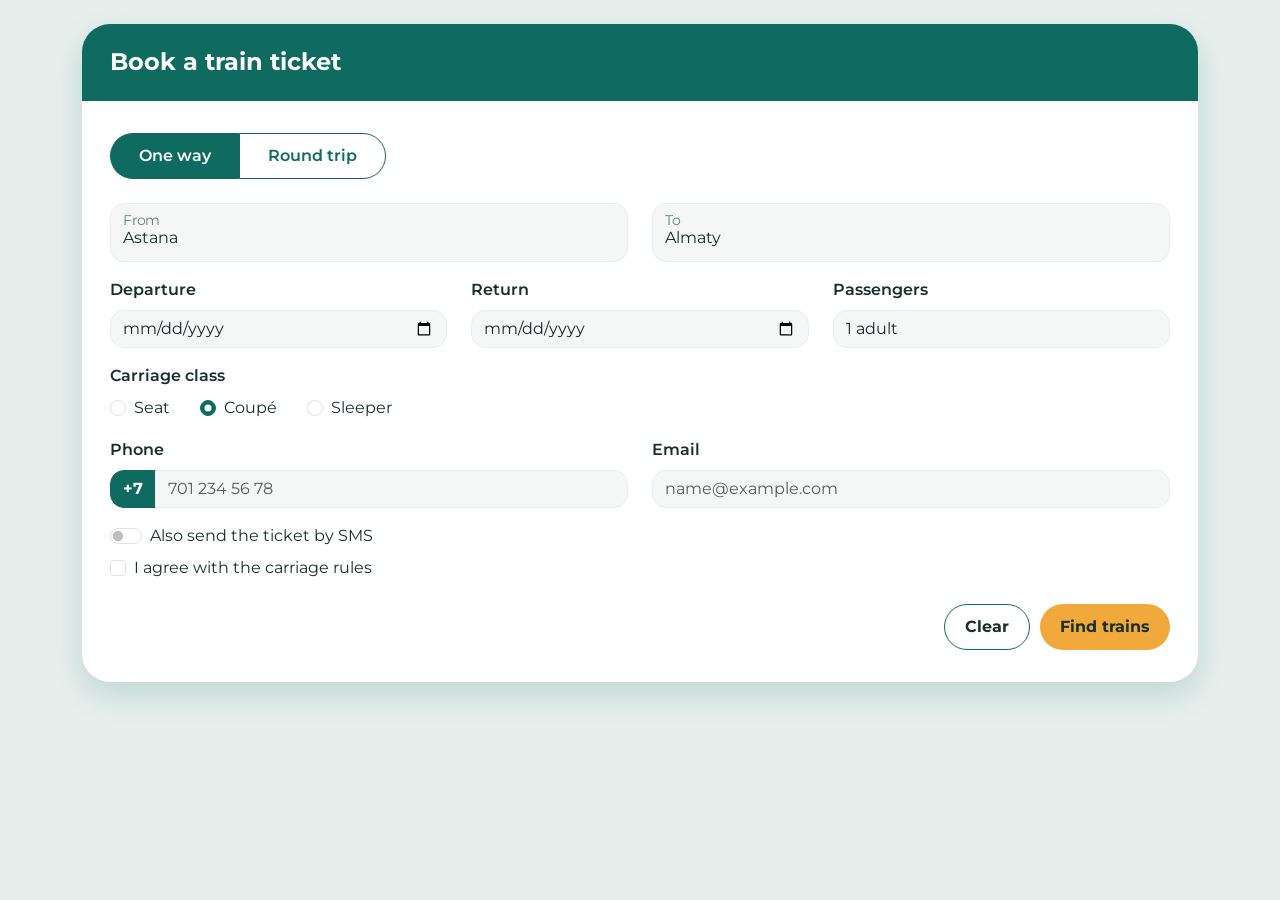
<file: index.html>
<!DOCTYPE html>
<html lang="en">
<head>
    <meta charset="UTF-8">
    <meta name="viewport" content="width=device-width, initial-scale=1">
    <title>Book a train ticket</title>
    <link rel="preconnect" href="https://fonts.googleapis.com">
    <link rel="preconnect" href="https://fonts.gstatic.com" crossorigin>
    <link href="https://fonts.googleapis.com/css2?family=Montserrat:wght@400;500;600;700&display=swap" rel="stylesheet">
    <link href="https://cdn.jsdelivr.net/npm/bootstrap@5.3.3/dist/css/bootstrap.min.css" rel="stylesheet">
    <link rel="stylesheet" href="style.css">
</head>
<body>

<div class="container my-4">
    <div class="card ticket">
        <h1 class="head">Book a train ticket</h1>

        <div class="card-body">
            <form>
            
                <div class="trip mb-4" role="group" aria-label="Trip type">
                    <input type="radio" class="btn-check" name="trip" id="one" value="one-way" checked>
                    <label class="btn trip-btn" for="one">One way</label>

                    <input type="radio" class="btn-check" name="trip" id="round" value="round-trip">
                    <label class="btn trip-btn" for="round">Round trip</label>
                </div>

                <div class="row">
                    <div class="col-md-6 mb-3">
                        <div class="form-floating">
                            <input class="form-control" id="from" name="from" type="text"
                                   placeholder="Astana" autocomplete="off" required>
                            <label for="from">From</label>
                        </div>
                    </div>

                    <div class="col-md-6 mb-3">
                        <div class="form-floating">
                            <input class="form-control" id="to" name="to" type="text"
                                   placeholder="Almaty" autocomplete="off" required>
                            <label for="to">To</label>
                        </div>
                    </div>

                    <div class="col-md-4 mb-3">
                        <label class="form-label" for="dep">Departure</label>
                        <input class="form-control" id="dep" name="departure" type="date" required>
                    </div>

                    <div class="col-md-4 mb-3">
                        <label class="form-label" for="ret">Return</label>
                        <input class="form-control" id="ret" name="return" type="date">
                    </div>

                    <div class="col-md-4 mb-3">
                        <label class="form-label" for="people">Passengers</label>
                        <select class="form-select" id="people" name="passengers">
                            <option value="1" selected>1 adult</option>
                            <option value="2">2 adults</option>
                            <option value="3">3 adults</option>
                            <option value="4">4 adults</option>
                            <option value="5">5 adults</option>
                            <option value="6">6 adults</option>
                        </select>
                    </div>
                </div>

                <fieldset class="mb-3">
                    <legend class="form-label">Carriage class</legend>

                    <div class="form-check form-check-inline">
                        <input class="form-check-input" type="radio" name="class" id="seat" value="seat" required>
                        <label class="form-check-label" for="seat">Seat</label>
                    </div>
                    <div class="form-check form-check-inline">
                        <input class="form-check-input" type="radio" name="class" id="coupe" value="coupe" checked>
                        <label class="form-check-label" for="coupe">Coupé</label>
                    </div>
                    <div class="form-check form-check-inline">
                        <input class="form-check-input" type="radio" name="class" id="sleep" value="sleeper">
                        <label class="form-check-label" for="sleep">Sleeper</label>
                    </div>
                </fieldset>

                <div class="row">
                    <div class="col-md-6 mb-3">
                        <label class="form-label" for="phone">Phone</label>
                        <div class="input-group">
                            <span class="input-group-text prefix" id="phone-prefix">+7</span>
                            <input class="form-control" id="phone" name="phone" type="tel"
                                   placeholder="701 234 56 78" autocomplete="tel-national"
                                   aria-describedby="phone-prefix" required>
                        </div>
                    </div>

                    <div class="col-md-6 mb-3">
                        <label class="form-label" for="email">Email</label>
                        <input class="form-control" id="email" name="email" type="email"
                               placeholder="name@example.com" autocomplete="email" required>
                    </div>
                </div>

                <div class="form-check form-switch mb-2">
                    <input class="form-check-input" type="checkbox" role="switch" id="sms" name="sms" value="yes">
                    <label class="form-check-label" for="sms">Also send the ticket by SMS</label>
                </div>

                <div class="form-check mb-4">
                    <input class="form-check-input" type="checkbox" id="agree" name="agree" required>
                    <label class="form-check-label" for="agree">I agree with the carriage rules</label>
                </div>

            
                <div class="buttons">
                    <button class="btn clear" type="reset">Clear</button>
                    <button class="btn find" type="submit">Find trains</button>
                </div>
            </form>
        </div>
    </div>
</div>

</body>
</html>
</file>
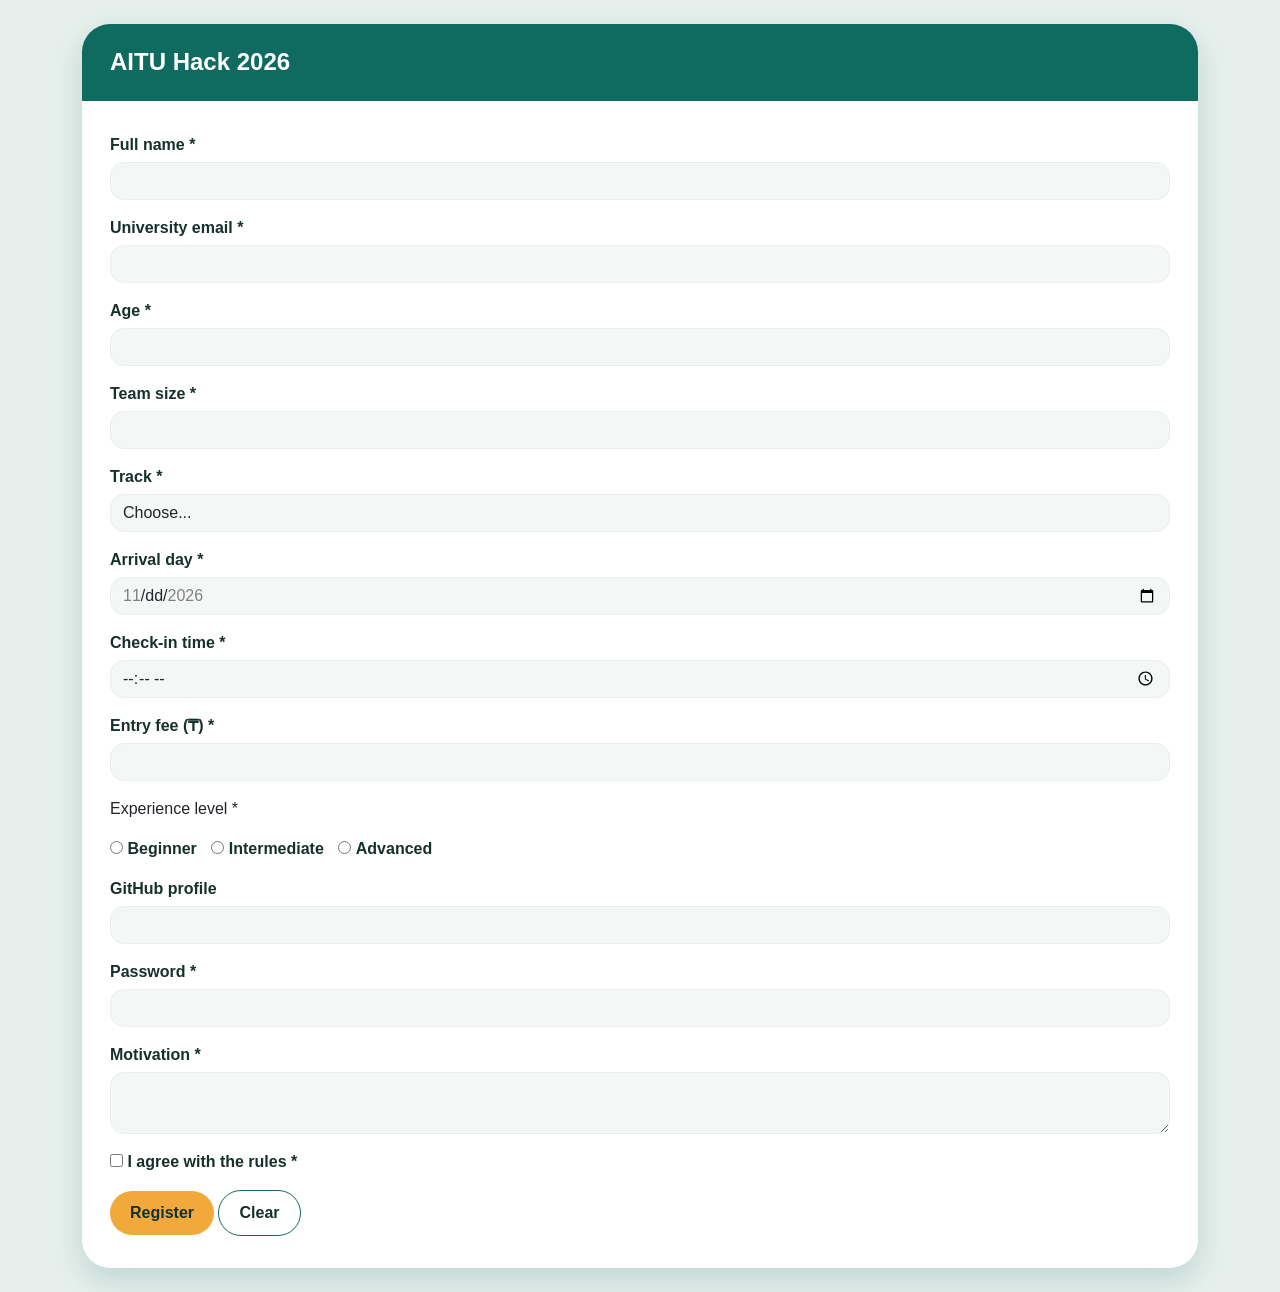
<file: task2.html>
<!DOCTYPE html>
<html lang="en">
<head>
    <meta charset="UTF-8">
    <meta name="viewport" content="width=device-width, initial-scale=1">
    <title>AITU Hack 2026</title>
    <link href="https://cdn.jsdelivr.net/npm/bootstrap@5.3.3/dist/css/bootstrap.min.css" rel="stylesheet">
    <link rel="stylesheet" href="style.css">
</head>
<body>

<div class="container my-4">
    <div class="card ticket">
        <h4 class="head">AITU Hack 2026</h4>

        <div class="card-body">
            <form>
                <div class="mb-3">
                    <label for="name">Full name *</label>
                    <input class="form-control" id="name" type="text"
                           minlength="2" maxlength="40" required>
                    <div class="invalid-feedback">Enter 2–40 characters.</div>
                </div>

                <div class="mb-3">
                    <label for="email">University email *</label>
                    <input class="form-control" id="email" type="email" required>
                    <div class="invalid-feedback">Enter a valid email.</div>
                </div>

                <div class="mb-3">
                    <label for="age">Age *</label>
                    <input class="form-control" id="age" type="number"
                           min="16" max="30" step="1" required>
                    <div class="invalid-feedback">Age must be 16–30.</div>
                </div>

                <div class="mb-3">
                    <label for="team">Team size *</label>
                    <input class="form-control" id="team" type="number"
                           min="1" max="4" step="1" required>
                    <div class="invalid-feedback">Choose 1–4 people.</div>
                </div>

                <div class="mb-3">
                    <label for="track">Track *</label>
                    <select class="form-select" id="track" required>
                        <option value="">Choose...</option>
                        <option>Web</option>
                        <option>Mobile</option>
                        <option>AI</option>
                        <option>GameDev</option>
                    </select>
                    <div class="invalid-feedback">Choose a track.</div>
                </div>

                <div class="mb-3">
                    <label for="day">Arrival day *</label>
                    <input class="form-control" id="day" type="date"
                           min="2026-11-20" max="2026-11-22" required>
                    <div class="invalid-feedback">Choose November 20–22.</div>
                </div>

                <div class="mb-3">
                    <label for="time">Check-in time *</label>
                    <input class="form-control" id="time" type="time"
                           min="09:00" max="18:00" step="1800" required>
                    <div class="invalid-feedback">Choose time from 09:00 to 18:00 every 30 minutes.</div>
                </div>

                <div class="mb-3">
                    <label for="fee">Entry fee (₸) *</label>
                    <input class="form-control" id="fee" type="number"
                           min="0" max="5000" step="500" required>
                    <div class="invalid-feedback">Use 0–5000, in steps of 500.</div>
                </div>

                <p>Experience level *</p>

                <div class="mb-3">
                    <input type="radio" id="beginner" name="level" required>
                    <label for="beginner">Beginner</label>

                    <input type="radio" id="middle" name="level">
                    <label for="middle">Intermediate</label>

                    <input type="radio" id="expert" name="level">
                    <label for="expert">Advanced</label>
                </div>

                <div class="mb-3">
                    <label for="github">GitHub profile</label>
                    <input class="form-control" id="github" type="url">
                    <div class="invalid-feedback">Enter a full link starting with https://</div>
                </div>

                <div class="mb-3">
                    <label for="pass">Password *</label>
                    <input class="form-control" id="pass" type="password"
                           minlength="8" maxlength="20" required>
                    <div class="invalid-feedback">Use 8–20 characters.</div>
                </div>

                <div class="mb-3">
                    <label for="motivation">Motivation *</label>
                    <textarea class="form-control" id="motivation"
                              minlength="50" maxlength="300" required></textarea>
                    <div class="invalid-feedback">Write 50–300 characters.</div>
                </div>

                <div class="mb-3">
                    <input type="checkbox" id="rules" required>
                    <label for="rules">I agree with the rules *</label>
                    <div class="invalid-feedback">You must agree with the rules.</div>
                </div>

                <button class="btn find" type="submit">Register</button>
                <button class="btn clear" type="reset">Clear</button>
            </form>
        </div>
    </div>
</div>

</body>
</html>
</file>
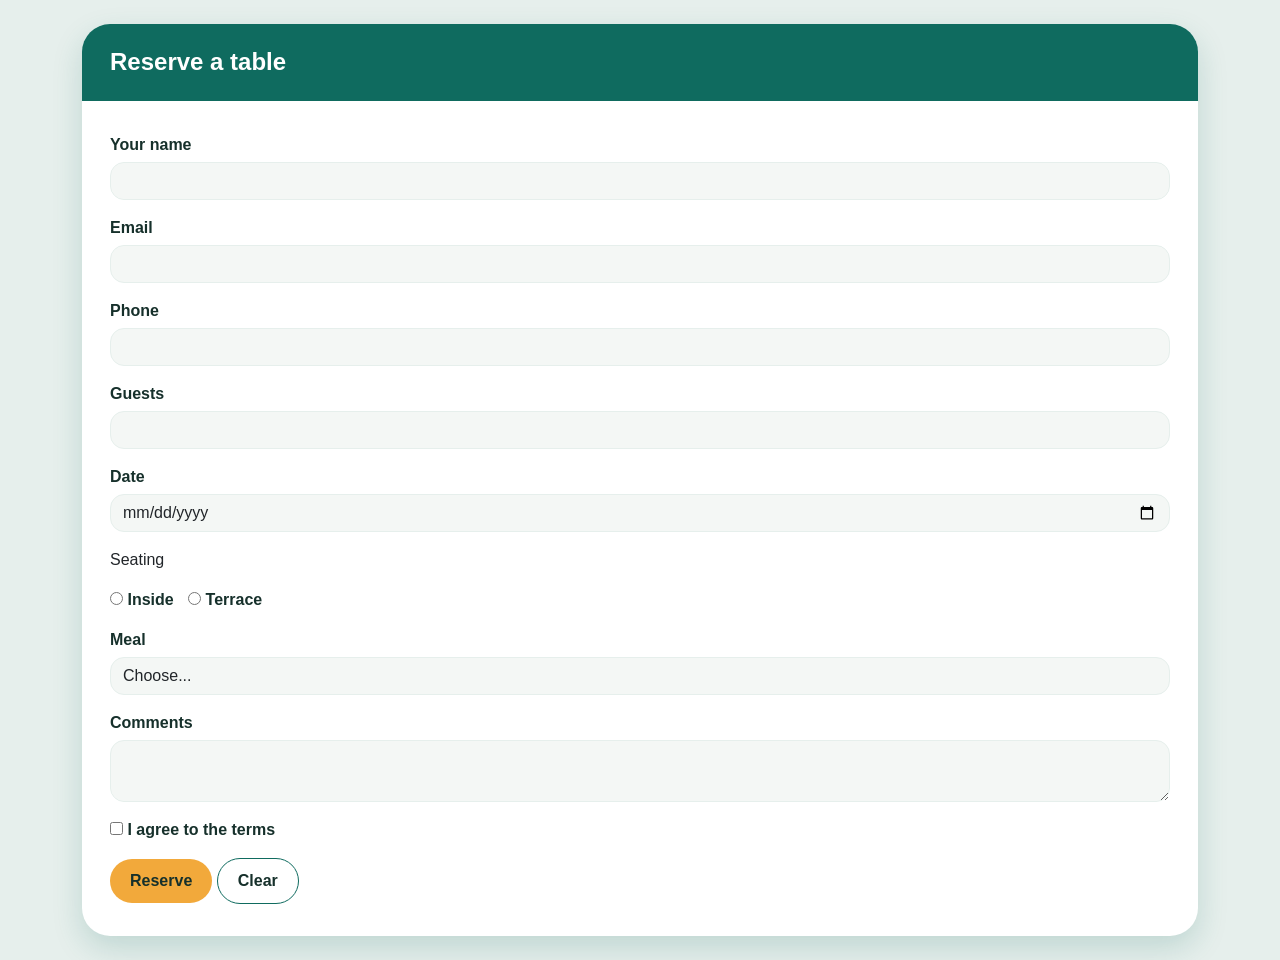
<file: task3.html>
<!DOCTYPE html>
<html lang="en">
<head>
    <meta charset="UTF-8">
    <meta name="viewport" content="width=device-width, initial-scale=1">
    <title>Reserve a table</title>
    <link href="https://cdn.jsdelivr.net/npm/bootstrap@5.3.3/dist/css/bootstrap.min.css" rel="stylesheet">
    <link rel="stylesheet" href="style.css">
</head>
<body>

<div class="container my-4">
    <div class="card ticket">
        <h4 class="head">Reserve a table</h4>

        <div class="card-body">
            <form>
                <div class="mb-3">
                    <label for="name">Your name</label>
                    <input class="form-control" type="text" id="name"
                           name="name" required>
                </div>

                <div class="mb-3">
                    <label for="email">Email</label>
                    <input class="form-control" type="email" id="email"
                           name="email" required>
                </div>

                <div class="mb-3">
                    <label for="phone">Phone</label>
                    <input class="form-control" type="tel" id="phone"
                           name="phone" required>
                </div>

                <div class="mb-3">
                    <label for="guests">Guests</label>
                    <input class="form-control" type="number" id="guests"
                           name="guests" min="1" max="20" required>
                </div>

                <div class="mb-3">
                    <label for="date">Date</label>
                    <input class="form-control" type="date" id="date"
                           name="date" required>
                </div>

                <p>Seating</p>

                <div class="mb-3">
                    <input type="radio" id="inside" name="seating"
                           value="inside" required>
                    <label for="inside">Inside</label>

                    <input type="radio" id="terrace" name="seating"
                           value="terrace">
                    <label for="terrace">Terrace</label>
                </div>

                <div class="mb-3">
                    <label for="meal">Meal</label>
                    <select class="form-select" id="meal" name="meal" required>
                        <option value="">Choose...</option>
                        <option value="lunch">Lunch</option>
                        <option value="dinner">Dinner</option>
                    </select>
                </div>

                <div class="mb-3">
                    <label for="comments">Comments</label>
                    <textarea class="form-control" id="comments"
                              name="comments"></textarea>
                </div>

                <div class="mb-3">
                    <input type="checkbox" id="agree" name="agree" required>
                    <label for="agree">I agree to the terms</label>
                </div>

                <button class="btn find" type="submit">Reserve</button>
                <button class="btn clear" type="reset">Clear</button>
            </form>
        </div>
    </div>
</div>

</body>
</html>
</file>
<file: style.css>
body {
    background: #E6EFEC;
    font-family: 'Montserrat', Arial, sans-serif;
    color: #16302B;
}

.ticket {
    border: none;
    border-radius: 28px;
    overflow: hidden;
    box-shadow: 0 12px 30px rgba(15, 107, 95, 0.18);
}

.head {
    background: #0F6B5F;
    color: white;
    padding: 24px 28px;
    margin: 0;
    font-size: 1.5rem;
    font-weight: 700;
}

.card-body {
    padding: 25px;
}

label {
    margin-bottom: 5px;
}

.form-control,
.form-select {
    background: #F4F7F5;
    border: 1px solid #E6EFEC;
    border-radius: 14px;
}

.form-control:focus,
.form-select:focus {
    border-color: #0F6B5F;
    box-shadow: 0 0 5px #0F6B5F;
}

input[type="radio"],
input[type="checkbox"] {
    accent-color: #0F6B5F;
}

input[type="radio"] + label,
input[type="checkbox"] + label {
    display: inline;
    margin-right: 10px;
}

.buttons {
    display: flex;
    justify-content: end;
    gap: 10px;
}

.btn {
    border-radius: 25px;
    padding: 10px 20px;
}

.find {
    background: #F2A93B;
    border: none;
    color: #16302B;
}

.find:hover {
    background: #e59a25;
}

.clear {
    background: white;
    border: 1px solid #0F6B5F;
    color: #16302B;
}

.clear:hover {
    background: #E6EFEC;
}

.invalid-feedback {
    display: none;
}

.form-control:user-invalid ~ .invalid-feedback,
.form-select:user-invalid ~ .invalid-feedback,
input[type="checkbox"]:user-invalid ~ .invalid-feedback {
    display: block;
}

@media (max-width: 576px) {
    .card-body {
        padding: 15px;
    }

    .buttons {
        flex-direction: column-reverse;
    }

    .buttons button {
        width: 100%;
    }
}


.card-body { padding: 32px 28px; }

label,
legend {
    font-weight: 600;
    font-size: 1rem;
    color: #16302B;
}

legend { float: none; width: auto; }


.trip {
    display: inline-flex;
}

.trip .trip-btn {
    display: block;
    margin: 0;
    border: 1.5px solid #0F6B5F;
    background: #fff;
    color: #0F6B5F;
    padding: 10px 28px;
    font-weight: 600;
    border-radius: 0;
    transition: none;
}

.trip .btn-check:first-of-type + .trip-btn {
    border-radius: 25px 0 0 25px;
    border-right-width: 0;
}

.trip .trip-btn:last-of-type {
    border-radius: 0 25px 25px 0;
}

.trip .trip-btn:hover {
    background: #E6EFEC;
    color: #0F6B5F;
}

.trip .btn-check:checked + .trip-btn,
.trip .btn-check:checked + .trip-btn:hover {
    background: #0F6B5F;
    border-color: #0F6B5F;
    color: #fff;
}

.trip .btn-check:focus-visible + .trip-btn {
    outline: 3px solid #F2A93B;
    outline-offset: 2px;
}

.form-floating > .form-control {
    height: calc(3.6rem + 2px);
    padding-top: 1.6rem;
}

.form-floating > .form-control::placeholder {
    color: #16302B;
    opacity: 1;
}

.form-floating > label {
    font-weight: 400;
    color: #5d736d;
    opacity: .9;
    transform: scale(.85) translateY(-.5rem) translateX(.15rem);
}

/* phone prefix */
.prefix {
    background: #0F6B5F;
    border: 1px solid #0F6B5F;
    color: #fff;
    font-weight: 700;
    border-radius: 14px 0 0 14px;
}

.input-group > .form-control {
    border-radius: 0 14px 14px 0;
}

/* radios, checkbox, switch */
.form-check-input:checked {
    background-color: #0F6B5F;
    border-color: #0F6B5F;
}

.form-check-input:focus {
    border-color: #0F6B5F;
    box-shadow: 0 0 0 .25rem rgba(15, 107, 95, .25);
}

.form-check-label { font-weight: 400; }

.form-switch .form-check-input { cursor: pointer; }

/* buttons */
.btn { font-weight: 700; }
.find, .find:hover, .find:focus { color: #16302B; }

.btn:focus-visible {
    outline: 3px solid #0F6B5F;
    outline-offset: 2px;
}

@media (max-width: 767.98px) {
    .buttons { flex-direction: column-reverse; }
    .buttons button { width: 100%; padding: 14px 20px; }
}

@media (max-width: 576px) {
    .card-body { padding: 20px 16px; }
    .head { padding: 20px; font-size: 1.35rem; }
    .trip { display: flex; }
    .trip .trip-btn { flex: 1; }
}


.form-control:user-invalid,
.form-select:user-invalid,
.form-check-input:user-invalid {
    border-color: #dc3545;
}

.form-control:user-invalid:focus,
.form-select:user-invalid:focus,
.form-check-input:user-invalid:focus {
    border-color: #dc3545;
    box-shadow: 0 0 5px #dc3545;
}

input[type="checkbox"]:user-invalid,
input[type="radio"]:user-invalid {
    outline: 2px solid #dc3545;
    outline-offset: 2px;
}
</file>
